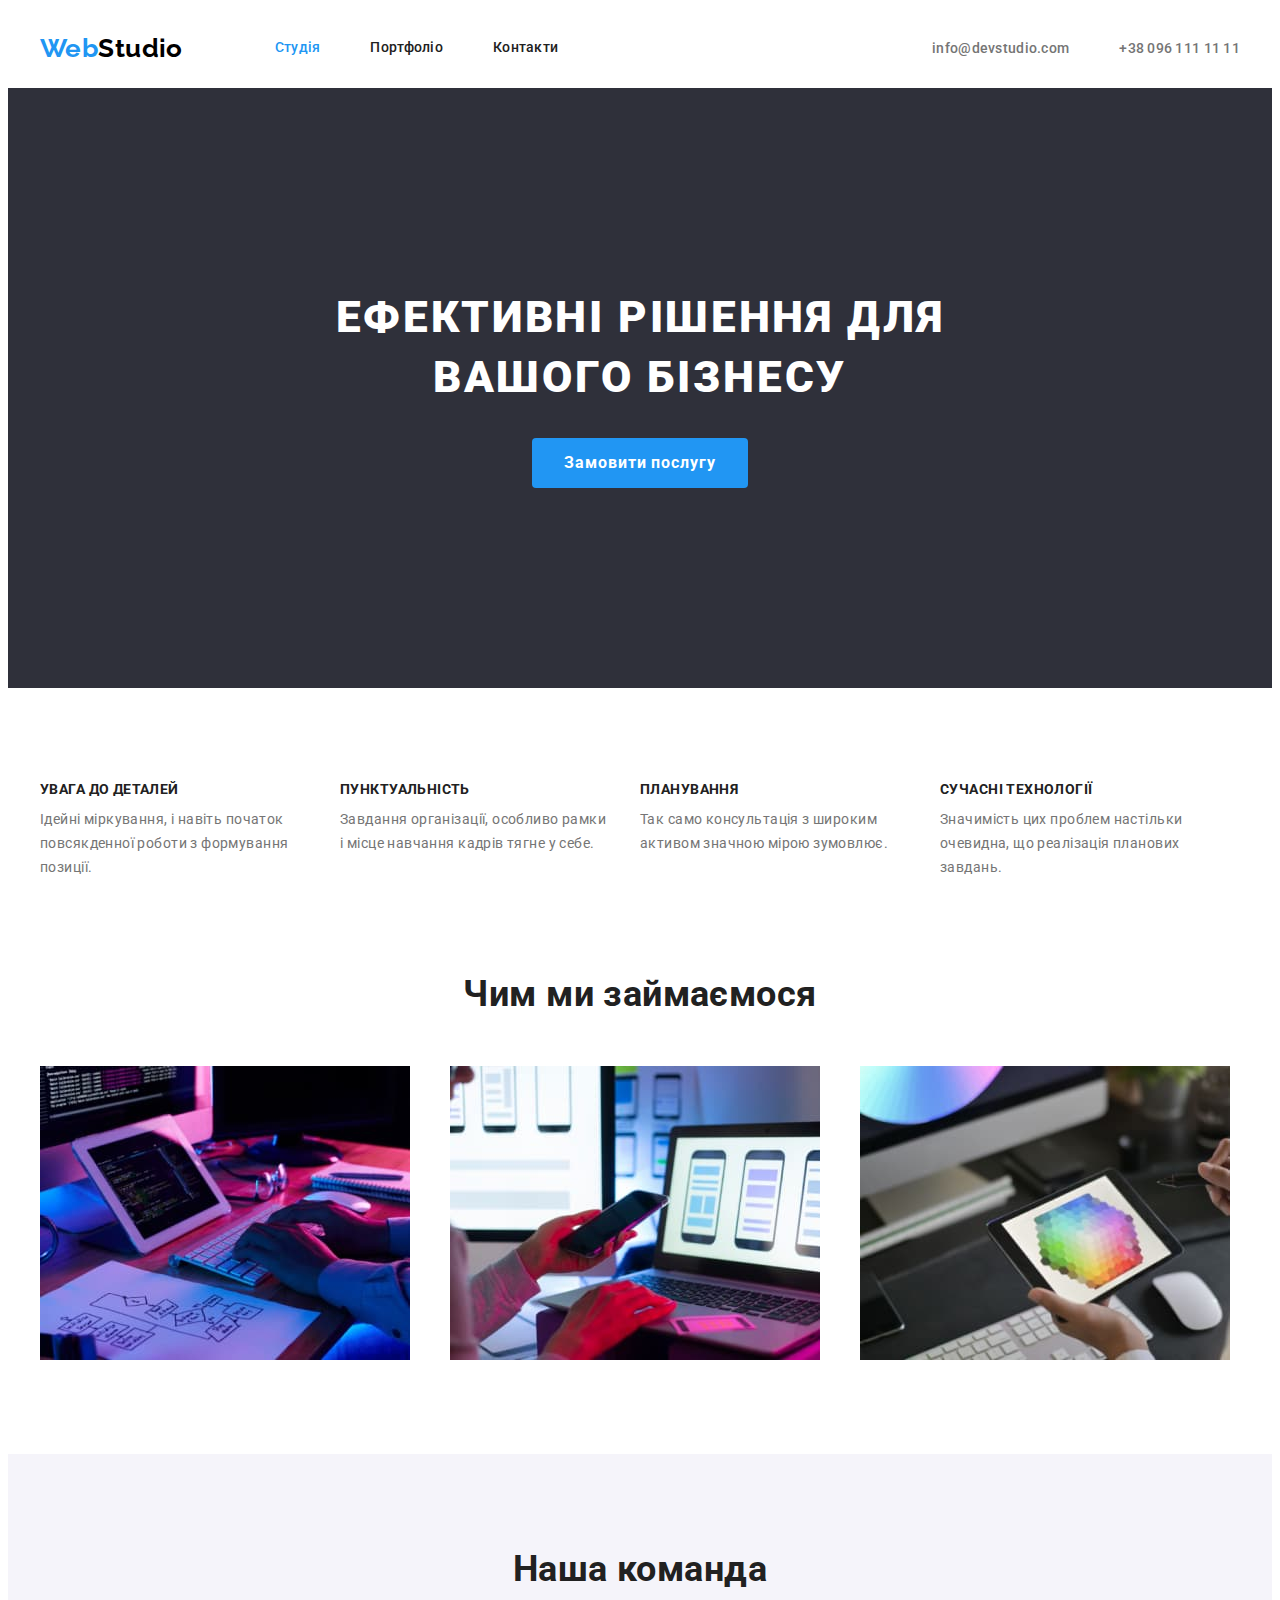
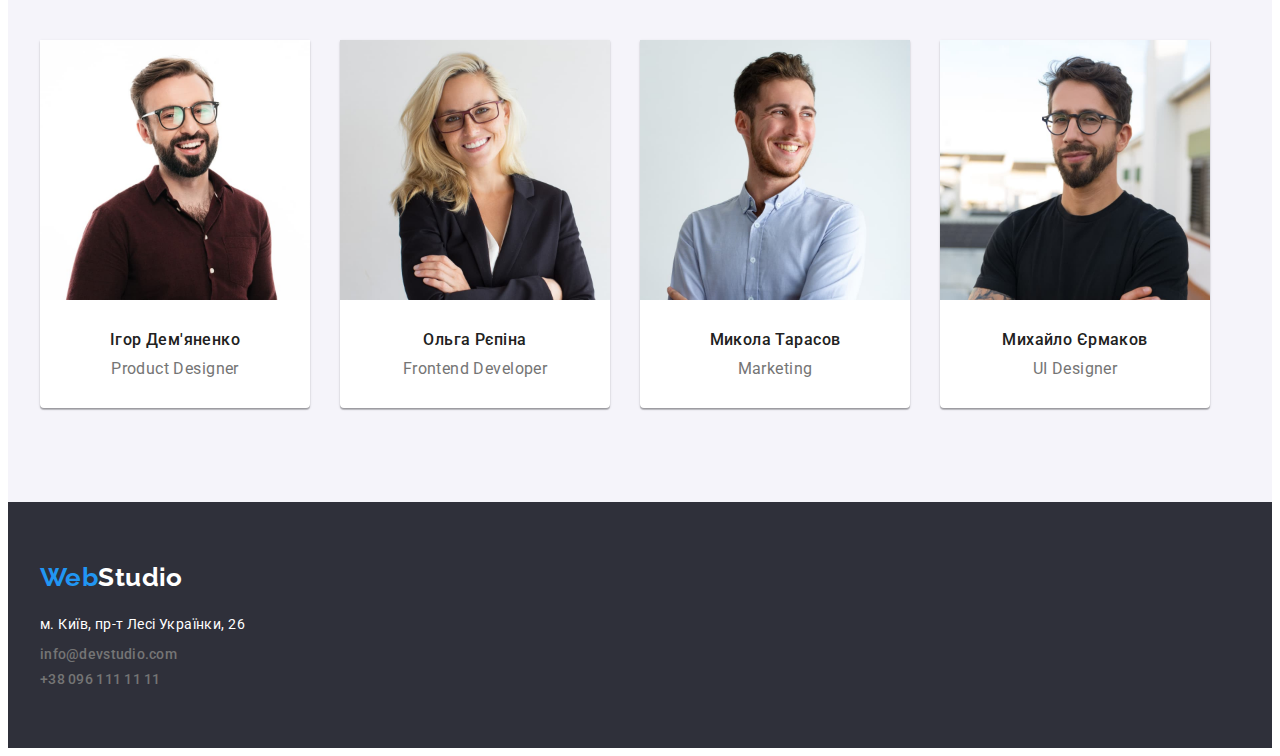
<file: index.html>
<!DOCTYPE html>
<html lang="uk">
  <head>
    <meta charset="UTF-8" />
    <meta http-equiv="X-UA-Compatible" content="IE=edge" />
    <meta name="viewport" content="width=device-width, initial-scale=1.0" />
    <title>Document</title>
    <link rel="preconnect" href="https://fonts.googleapis.com" />
    <link rel="preconnect" href="https://fonts.gstatic.com" crossorigin />
    <link
      href="https://fonts.googleapis.com/css2?family=Raleway:wght@700&family=Roboto:wght@400;500;700;900&display=swap"
      rel="stylesheet"
    />
    <link
      rel="stylesheet"
      href="https://cdnjs.cloudflare.com/ajax/libs/modern-normalize/1.1.0/modern-normalize.min.css"
      integrity="sha512-wpPYUAdjBVSE4KJnH1VR1HeZfpl1ub8YT/NKx4PuQ5NmX2tKuGu6U/JRp5y+Y8XG2tV+wKQpNHVUX03MfMFn9Q=="
      crossorigin="anonymous"
      referrerpolicy="no-referrer"
    />
    <link rel="stylesheet" href="./css/styles.css" />
  </head>
  <body>
    <header class="page-header">
      <div class="container header-nav">
        <nav class="mail-nav" style="display: flex; align-items: center">
          <a href="./index.html" class="logo">
            <span class="logo-color">Web</span>Studio</a
          >
          <ul class="site-nav">
            <li class="item">
              <a href="./index.html" class="link current">Студія</a>
            </li>
            <li class="item">
              <a href="./portfolio.html" class="link">Портфоліо</a>
            </li>
            <li class="item"><a href="#" class="link">Контакти</a></li>
          </ul>
        </nav>
        <ul class="contacts">
          <li class="item">
            <a href="mailto:info@devstudio.com" class="link"
              >info@devstudio.com</a
            >
          </li>
          <li class="item">
            <a href="tel:+380961111111" class="link">+38 096 111 11 11</a>
          </li>
        </ul>
      </div>
    </header>
    <main>
      <section class="section hero">
        <div class="container">
          <h1 class="hero-title">Ефективні рішення для вашого бізнесу</h1>
          <button class="hero-button" type="button">Замовити послугу</button>
        </div>
      </section>
      <section class="section">
        <div class="container">
          <h2 class="title hidden visually-hidden">переваги</h2>
          <ul class="features card-set">
            <li class="item">
              <h3 class="title">Увага до деталей</h3>
              <p class="text">
                Ідейні міркування, і навіть початок повсякденної роботи з
                формування позиції.
              </p>
            </li>
            <li class="item">
              <h3 class="title">Пунктуальність</h3>
              <p class="text">
                Завдання організації, особливо рамки і місце навчання кадрів
                тягне у себе.
              </p>
            </li>
            <li class="item">
              <h3 class="title">Планування</h3>
              <p class="text">
                Так само консультація з широким активом значною мірою зумовлює.
              </p>
            </li>
            <li class="item">
              <h3 class="title">Сучасні технології</h3>
              <p class="text">
                Значимість цих проблем настільки очевидна, що реалізація
                планових завдань.
              </p>
            </li>
          </ul>
        </div>
      </section>
      <section class="section section-padding">
        <div class="container">
          <h2 class="section-title">Чим ми займаємося</h2>
          <ul class="activity">
            <li class="activity-item">
              <img
                src="./images/img.jpg"
                alt="робота"
                width="370"
                height="294"
              />
            </li>
            <li class="activity-item">
              <img
                src="./images/img-1.jpg"
                alt="робота"
                width="370"
                height="294"
              />
            </li>
            <li class="activity-item">
              <img
                src="./images/img-2.jpg"
                alt="робота"
                width="370"
                height="294"
              />
            </li>
          </ul>
        </div>
        </div>
      </section>
      <section class="section-team">
        <div class="container">
          <h2 class="section-title">Наша команда</h2>
          <ul class="team">
            <li>
              <img src="./images/img-3.jpg" alt="команда" width="270" />
              <div class="team-item">
                <h3 class="team-title">Ігор Дем'яненко</h3>
                <p class="team-text" lang="en">Product Designer</p>
              </div>
            </li>
            <li>
              <img src="./images/img-4.jpg" alt="команда" width="270" />
              <div class="team-item">
                <h3 class="team-title">Ольга Рєпіна</h3>
                <p class="team-text" lang="en">Frontend Developer</p>
              </div>
            </li>
            <li>
              <img src="./images/img-5.jpg" alt="команда" width="270" />
              <div class="team-item">
                <h3 class="team-title">Микола Тарасов</h3>
                <p class="team-text" lang="en">Marketing</p>
              </div>
            </li>
            <li>
              <img src="./images/img-6.jpg" alt="команда" width="270" />
              <div class="team-item">
                <h3 class="team-title">Михайло Єрмаков</h3>
                <p class="team-text" lang="en">UI Designer</p>
              </div>
            </li>
          </ul>
        </div>
      </section>
    </main>
    <footer class="footer">
      <div class="container">
        <a class="footer-logo" href="./index.html"
          ><span class="logo-color">Web</span>Studio</a
        >
        <address class="footer-adress">
          <ul class="contacts-footer">
            <li class="footer-item">
              <a
                href="https://goo.gl/maps/oTHLQDiVZNxWzowT6"
                target="_blank"
                rel="noopener noreferrer nofollow"
                class="address"
                >м. Київ, пр-т Лесі Українки, 26</a
              >
            </li>
            <li class="footer-item">
              <a href="mailto:info@devstudio.com" class="link"
                >info@devstudio.com</a
              >
            </li>
            <li class="footer-item">
              <a href="tel:+380961111111" class="link">+38 096 111 11 11</a>
            </li>
          </ul>
        </address>
      </div>
    </footer>
  </body>
</html>
</file>
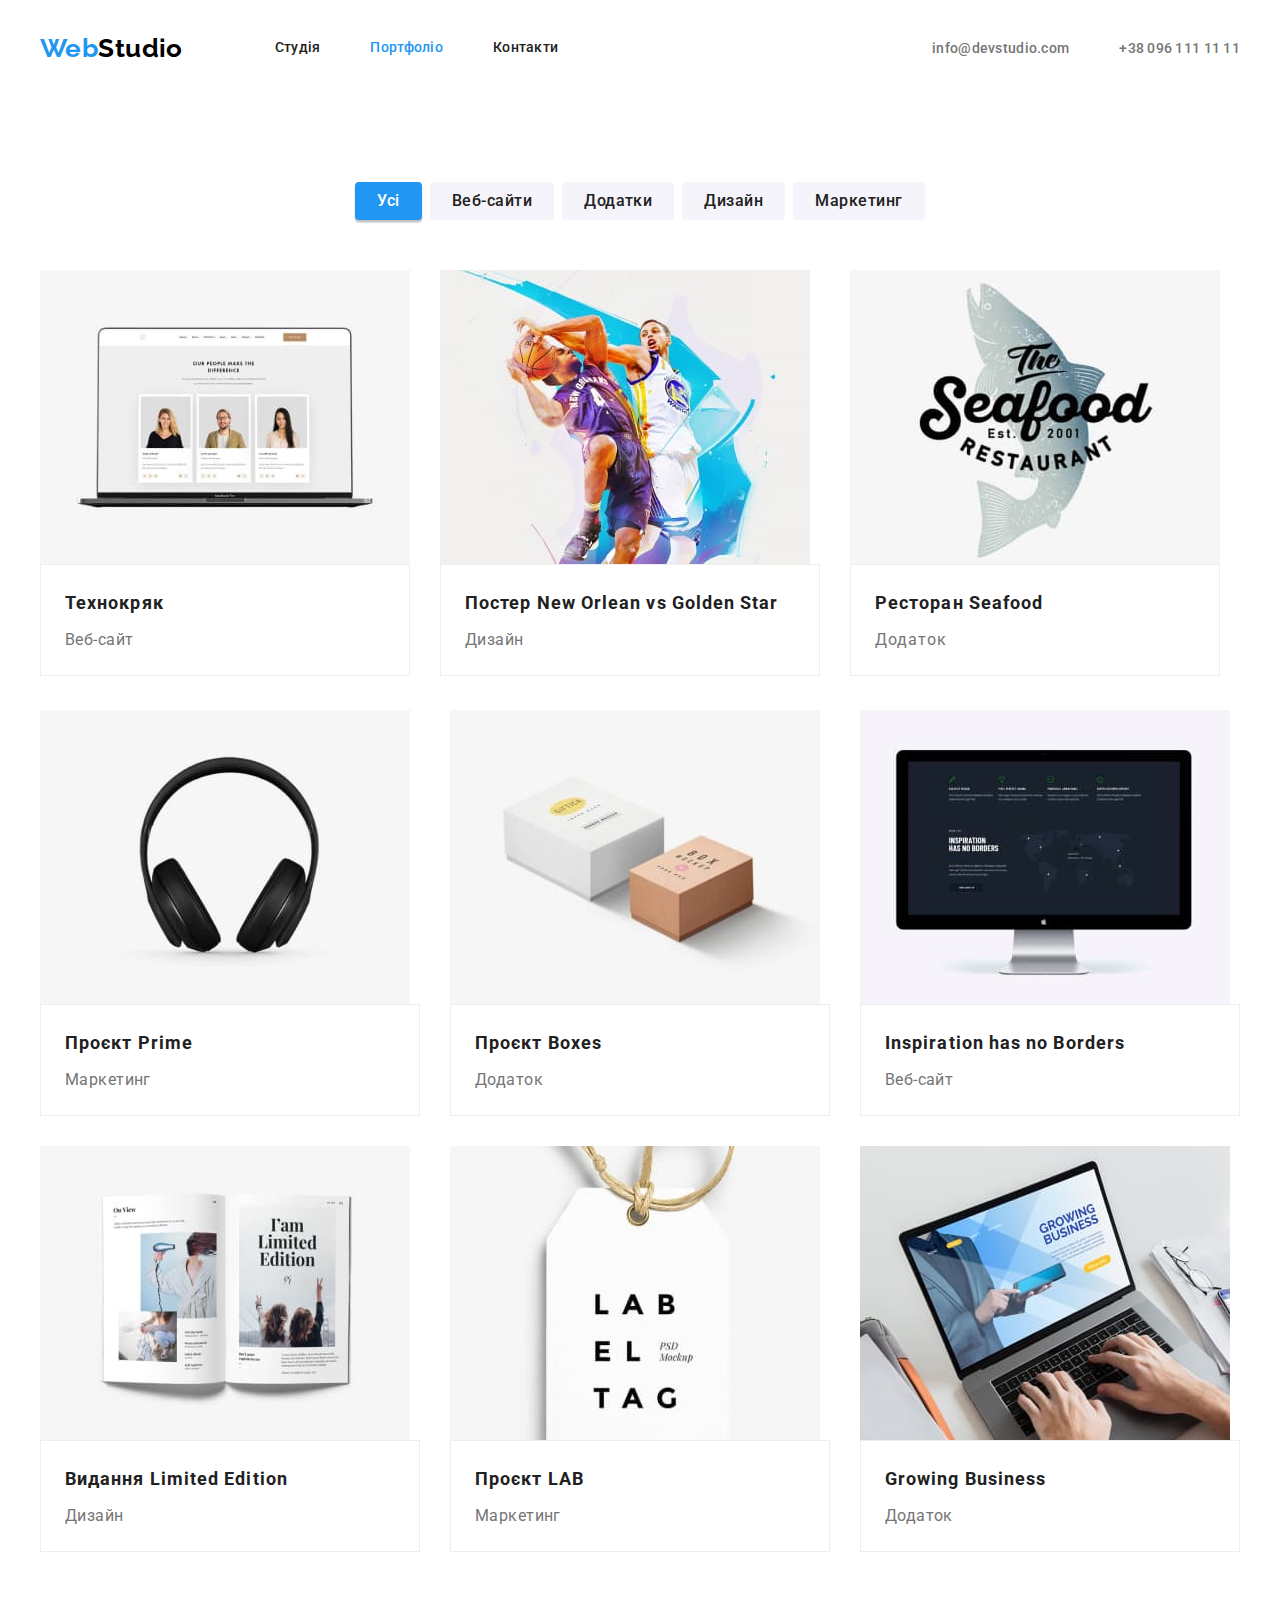
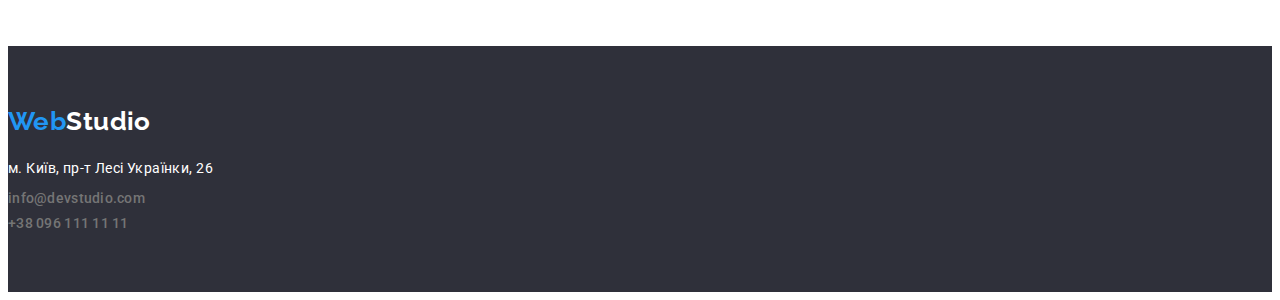
<file: portfolio.html>
<!DOCTYPE html>
<html lang="uk">
  <head>
    <meta charset="UTF-8" />
    <meta http-equiv="X-UA-Compatible" content="IE=edge" />
    <meta name="viewport" content="width=device-width, initial-scale=1.0" />
    <title>Portfolio</title>
    <link rel="preconnect" href="https://fonts.googleapis.com" />
    <link rel="preconnect" href="https://fonts.gstatic.com" crossorigin />
    <link
      href="https://fonts.googleapis.com/css2?family=Raleway:wght@700&family=Roboto:wght@400;500;700;900&display=swap"
      rel="stylesheet"
    />
    <link
      rel="stylesheet"
      href="https://cdnjs.cloudflare.com/ajax/libs/modern-normalize/1.1.0/modern-normalize.min.css"
      integrity="sha512-wpPYUAdjBVSE4KJnH1VR1HeZfpl1ub8YT/NKx4PuQ5NmX2tKuGu6U/JRp5y+Y8XG2tV+wKQpNHVUX03MfMFn9Q=="
      crossorigin="anonymous"
      referrerpolicy="no-referrer"
    />
    <link rel="stylesheet" href="./css/styles.css" />
  </head>
  <body>
    <header class="page-header">
      <div class="container header-nav">
        <nav class="main-nav">
          <a href="./index.html" class="logo"
            ><span class="logo-color">Web</span>Studio<span></span
          ></a>
          <ul class="site-nav">
            <li class="item"><a href="./index.html" class="link">Студія</a></li>
            <li class="item">
              <a href="./portfolio.html" class="link current">Портфоліо</a>
            </li>
            <li class="item"><a href="#" class="link">Контакти</a></li>
          </ul>
        </nav>
        <ul class="contacts">
          <li class="item">
            <a href="mailto:info@devstudio.com" class="link"
              >info@devstudio.com</a
            >
          </li>
          <li class="item">
            <a href="tel:+380961111111" class="link">+38 096 111 11 11</a>
          </li>
        </ul>
      </div>
    </header>
    <main>
      <section class="section">
        <div class="container">
          <h1 class="visually-hidden">портфоліо</h1>
          <ul class="filters">
            <li>
              <button type="button" class="filter-button current">Усі</button>
            </li>
            <li>
              <button type="button" class="filter-button">Веб-сайти</button>
            </li>
            <li>
              <button type="button" class="filter-button">Додатки</button>
            </li>
            <li><button type="button" class="filter-button">Дизайн</button></li>
            <li>
              <button type="button" class="filter-button">Маркетинг</button>
            </li>
          </ul>
          <ul class="portfolio">
            <li class="portfolio">
              <a href="">
                <img
                  src="./images/img-7.jpg"
                  alt="розробка"
                  width="370"
                  height="294"
                />
                <div class="item-title">
                  <h2 class="portfolio-item">Технокряк</h2>
                  <p class="portfolio-text">Веб-сайт</p>
                </div>
              </a>
            </li>
            <li class="portfolio-element">
              <a href="">
                <img
                  src="./images/img-8.jpg"
                  alt="розробка"
                  width="370"
                  height="294"
                />
                <div class="item-title">
                  <h2 class="portfolio-item">
                    Постер New Orlean vs Golden Star
                  </h2>
                  <p class="portfolio-text">Дизайн</p>
                </div>
              </a>
            </li>
            <li class="portfolio-item">
              <a href="">
                <img
                  src="./images/img-9.jpg"
                  alt="розробка"
                  width="370"
                  height="294"
                />
                <div class="item-title">
                  <h2 class="portfolio-item">Ресторан Seafood</h2>
                  <p class="portfolio-text">Додаток</p>
                </div>
              </a>
            </li>
            <li class="portfolio-element">
              <a href="">
                <img
                  src="./images/img-10.jpg"
                  alt="розробка"
                  width="370"
                  height="294"
                />
                <div class="item-title">
                  <h2 class="portfolio-item">Проєкт Prime</h2>
                  <p class="portfolio-text">Маркетинг</p>
                </div>
              </a>
            </li>
            <li class="portfolio-element">
              <a href="">
                <img
                  src="./images/img-11.jpg"
                  alt="розробка"
                  width="370"
                  height="294"
                />
                <div class="item-title">
                  <h2 class="portfolio-item">Проєкт Boxes</h2>
                  <p class="portfolio-text">Додаток</p>
                </div>
              </a>
            </li>
            <li class="portfolio-element">
              <a href="">
                <img
                  src="./images/img-12.jpg"
                  alt="розробка"
                  width="370"
                  height="294"
                />
                <div class="item-title">
                  <h2 class="portfolio-item">Inspiration has no Borders</h2>
                  <p class="portfolio-text">Веб-сайт</p>
                </div>
              </a>
            </li>
            <li class="portfolio-element">
              <a href="">
                <img
                  src="./images/img-13.jpg"
                  alt="розробка"
                  width="370"
                  height="294"
                />
                <div class="item-title">
                  <h2 class="portfolio-item">Видання Limited Edition</h2>
                  <p class="portfolio-text">Дизайн</p>
                </div>
              </a>
            </li>
            <li class="portfolio-element">
              <a href="">
                <img
                  src="./images/img-14.jpg"
                  alt="розробка"
                  width="370"
                  height="294"
                />
                <div class="item-title">
                  <h2 class="portfolio-item">Проєкт LAB</h2>
                  <p class="portfolio-text">Маркетинг</p>
                </div>
              </a>
            </li>
            <li class="portfolio-element">
              <a href="">
                <img
                  src="./images/img-15.jpg"
                  alt="розробка"
                  width="370"
                  height="294"
                />
                <div class="item-title">
                  <h2 class="portfolio-item">Growing Business</h2>
                  <p class="portfolio-text">Додаток</p>
                </div>
              </a>
            </li>
          </ul>
        </div>
      </section>
    </main>
    <footer class="footer">
      <a class="footer-logo" href="./index.html"
        ><span class="logo-color">Web</span>Studio</a
      >
      <address class="footer-address">
        <ul class="contacts-footer">
          <li class="footer-item">
            <a
              href="https://goo.gl/maps/oTHLQDiVZNxWzowT6"
              target="_blank"
              rel="noopener noreferrer nofollow"
              class="address"
              >м. Київ, пр-т Лесі Українки, 26</a
            >
          </li>
          <li class="footer-item">
            <a href="mailto:info@devstudio.com" class="link"
              >info@devstudio.com</a
            >
          </li>
          <li class="footer-item">
            <a href="tel:+380961111111" class="link">+38 096 111 11 11</a>
          </li>
        </ul>
      </address>
      </div>
    </footer>
  </body>
</html>
</file>
<file: css/styles.css>
:root {
    --primery-bacground-color: #f5f5f5;
    --bacground-color: #ffffff;
    --header-bacground-color: #ececec;
    --button-text-hover-color: #ffffff;
    --hero-title-color: #ffffff;
    --accent-bacground-color: #2f303a;
    --primary-text-color: #757575;
    --title-text-color: #212121;
    --logo-text-color: #2196f3;
    --button-bacground-color: #2196f3;
    --address-color: #ffffff;
    --logo-color: #000000;
    --footer-logo-color: #ffffff;
    --section-team-color: #f5f4fa;
    --border-color: #eeeeee;
}

p,
h1,
h2,
h3,
h4,
h5,
h6 {
    margin: 0;
}

ul,
li {
    margin: 0;
    padding-left: 0;
    list-style: none;
}

button {
    cursor: pointer;
}

address {
    font-style: normal;
}

img {
    display: block;
    max-width: 100%;
    height: auto;
}

body {
    font-family: "Roboto", sans-serif;
    font-size: 14px;
    letter-spacing: 0.03em;
    color: var(--primary-text-color);
    background-color: var(---bacground-color);
}

.section {
    padding-top: 94px;
    padding-bottom: 94px;
}

.hero {
    text-align: center;
    background: var(--accent-bacground-color);
    padding-top: 200px;
    padding-bottom: 200px;
}

.page-header a,
.footer a,
.portfolio a {
    text-decoration: none;
}

.container {
    margin-left: auto;
    margin-right: auto;
    width: 1200px;
    padding: 0 15px;
}

/* Logo */

.logo {
    font-family: "Raleway", sans-serif;
    font-weight: 700;
    font-size: 26px;
    line-height: 1.19;
    color: var(--logo-color);
}

.logo-color {
    color: var(--button-bacground-color);
}

/* Page header */

.page-header {
    background-color: var(--bacground-color);
}

/* Main navigation */

.main-nav {
    display: flex;
    align-items: center;
}

/* Site navigation */

.site-nav {
    display: flex;
    margin-left: 92px;
    gap: 50px;
}

.header-nav {
    display: flex;
    align-items: center;
}

.site-nav .link {
    display: block;
    padding-top: 32px;
    padding-bottom: 32px;
    color: var(--title-text-color);

    font-weight: 500;
    font-size: 14px;
    line-height: 1.14;
    letter-spacing: 0.02em;
}

.site-nav .link:hover,
.site-nav .link:focus {
    color: var(--button-bacground-color);
}

.site-nav .link.current {
    color: var(--button-bacground-color);
}

/* Contacts */

.contacts {
    display: flex;
    margin-left: auto;
    gap: 50px;
}

.contacts .link {
    font-weight: 500;
    font-size: 14px;
    line-height: 1.14;
    letter-spacing: 0.02em;
    color: var(--primary-text-color);
}

.contacts .link:hover,
.contacts .link:focus {
    color: var(--button-bacground-color);
}

/* Hero */

.hero-title {
    width: 696px;
    margin: auto;
    margin-bottom: 30px;
    font-weight: 900;
    font-size: 44px;
    line-height: 1.36;
    letter-spacing: 0.06em;
    text-align: center;
    text-transform: uppercase;
    color: var(--hero-title-color);
}

.hero-button {
    font-family: inherit;
    font-weight: 700;
    font-size: 16px;
    line-height: 1.88;
    letter-spacing: 0.06em;
    min-width: 216px;
    border: none;
    padding: 10px 32px;
    border-radius: 4px;
    color: var(--button-text-hover-color);
    background-color: var(--button-bacground-color);
}

/* Sections */


.section .title {
    margin-bottom: 50px;
    color: var(--title-text-color);
}

.section-team {
    background-color: var(--section-team-color);
}

.section-title {
    margin-bottom: 50px;
    font-size: 36px;
    line-height: 1.17;
    text-align: center;
    color: var(--title-text-color);
}

/* Features */

.visually-hidden {
    position: absolute;
    white-space: nowrap;
    width: 1px;
    height: 1px;
    overflow: hidden;
    border: 0;
    padding: 0;
    clip: rect(0 0 0 0);
    clip-path: inset(50%);
    margin: -1px;
}

.features {
    display: flex;
    gap: 30px;
}

.features .item {
    width: 270px;
}

.features .title {
    margin-bottom: 10px;
    font-size: 14px;
    line-height: 1.14;
    text-transform: uppercase;
}

.features .text {
    font-weight: 400;
    font-size: 14px;
    line-height: 1.71;
    color: var(--primary-text-color);
}

.filters {
    display: flex;
    gap: 8px;
    margin-bottom: 50px;
}

.filters .filter-button.current {
    border: none;
    color: var(--button-text-hover-color);
    background: var(--button-bacground-color);
    box-shadow: 0px 3px 1px rgba(0, 0, 0, 0.1), 0px 1px 2px rgba(0, 0, 0, 0.08),
        0px 2px 2px rgba(0, 0, 0, 0.12);
    border-radius: 4px;
}

.filters .filter-button {
    font-family: inherit;
    font-style: normal;
    font-weight: 500;
    font-size: 16px;
    line-height: 1.62;
    border: none;
    padding: 6px 22px;
    border-radius: 4px;
    letter-spacing: 0.03em;
    color: var(--title-text-color);
    background: var(--section-team-color);
    border-radius: 4px;
}

.hero-button {
    font-family: inherit;
    font-weight: 700;
    font-size: 16px;
    line-height: 1.88;
    letter-spacing: 0.06em;
    min-width: 216px;
    border: none;
    padding: 10px 32px;
    border-radius: 4px;
    color: var(--button-text-hover-color);
    background-color: var(--button-bacground-color);
}

/* What we do */

.section-padding {
    padding-top: 0;
}

.activity {
    display: flex;
    flex-wrap: wrap;
    gap: 30px;
}

.activity-item {
    display: flex;
    width: calc((100% - 60px) / 3);
}

/* Team */

.section-team {
    padding: 94px 0;
}

.team {
    display: flex;
    gap: 30px;
}

.team-item {
    display: block;
    padding-top: 30px;
    padding-bottom: 30px;
}

.team .team-title,
.team .team-text {
    font-weight: 500;
    font-size: 16px;
    line-height: 1.19;
    text-align: center;
    color: var(--title-text-color);
}

.team-title {
    margin-bottom: 10px;
}

.team li {
    background: var(--bacground-color);
    box-shadow: 0px 1px 3px rgba(0, 0, 0, 0.12), 0px 1px 1px rgba(0, 0, 0, 0.14),
        0px 2px 1px rgba(0, 0, 0, 0.2);
    border-radius: 0px 0px 4px 4px;
}

.team .team-text {
    font-weight: 400;
    color: var(--primary-text-color);
}

/* Portfolio */

.portfolio {
    display: flex;
    flex-wrap: wrap;
    gap: 30px;
}

.portfolio-element {
    width: calc((100% - 60px) / 3);
}

.item-title {
    display: block;
    padding: 20px 24px;
    border: 1px solid var(--border-color);
}

.portfolio .portfolio-item {
    margin-bottom: 4px;
    font-weight: 700;
    font-size: 18px;
    line-height: 2;
    letter-spacing: 0.06em;
    color: var(--title-text-color);
}

.portfolio .portfolio-text {
    font-weight: 400;
    font-size: 16px;
    line-height: 1.88;
    color: var(--primary-text-color);
}

.filters .filter-button:hover,
.filters .filter-button:focus {
    cursor: pointer;
    background-color: var(--button-bacground-color);
    color: var(--button-text-hover-color);
}

.filters {
    display: flex;
    justify-content: center;
}

/* Footer */

.footer {
    background: var(--accent-bacground-color);
    background: var(--accent-bacground-color);
    padding-top: 60px;
    padding-bottom: 60px;
}

.footer-logo {
    display: block;
    margin-bottom: 20px;
    text-decoration: none;
    font-family: "Raleway", sans-serif;
    font-weight: 700;
    font-size: 26px;
    line-height: 1.19;
    color: var(--footer-logo-color);
}

.address {
    display: block;
    margin-bottom: 10px;
    font-family: inherit;
    font-style: normal;
    font-size: 14px;
    line-height: 1.71;
    letter-spacing: 0.03em;
    color: var(--address-color);
}

.footer-item:not(:last-child) {
    margin-bottom: 9px;
}

.contacts-footer .link {
    display: block;
    font-weight: 500;
    font-size: 14px;
    line-height: 1.14;
    letter-spacing: 0.02em;
    color: var(--primary-text-color);
}

.contacts-footer .link:hover,
.contacts-footer .link:focus {
    color: var(--button-bacground-color);
}
</file>
